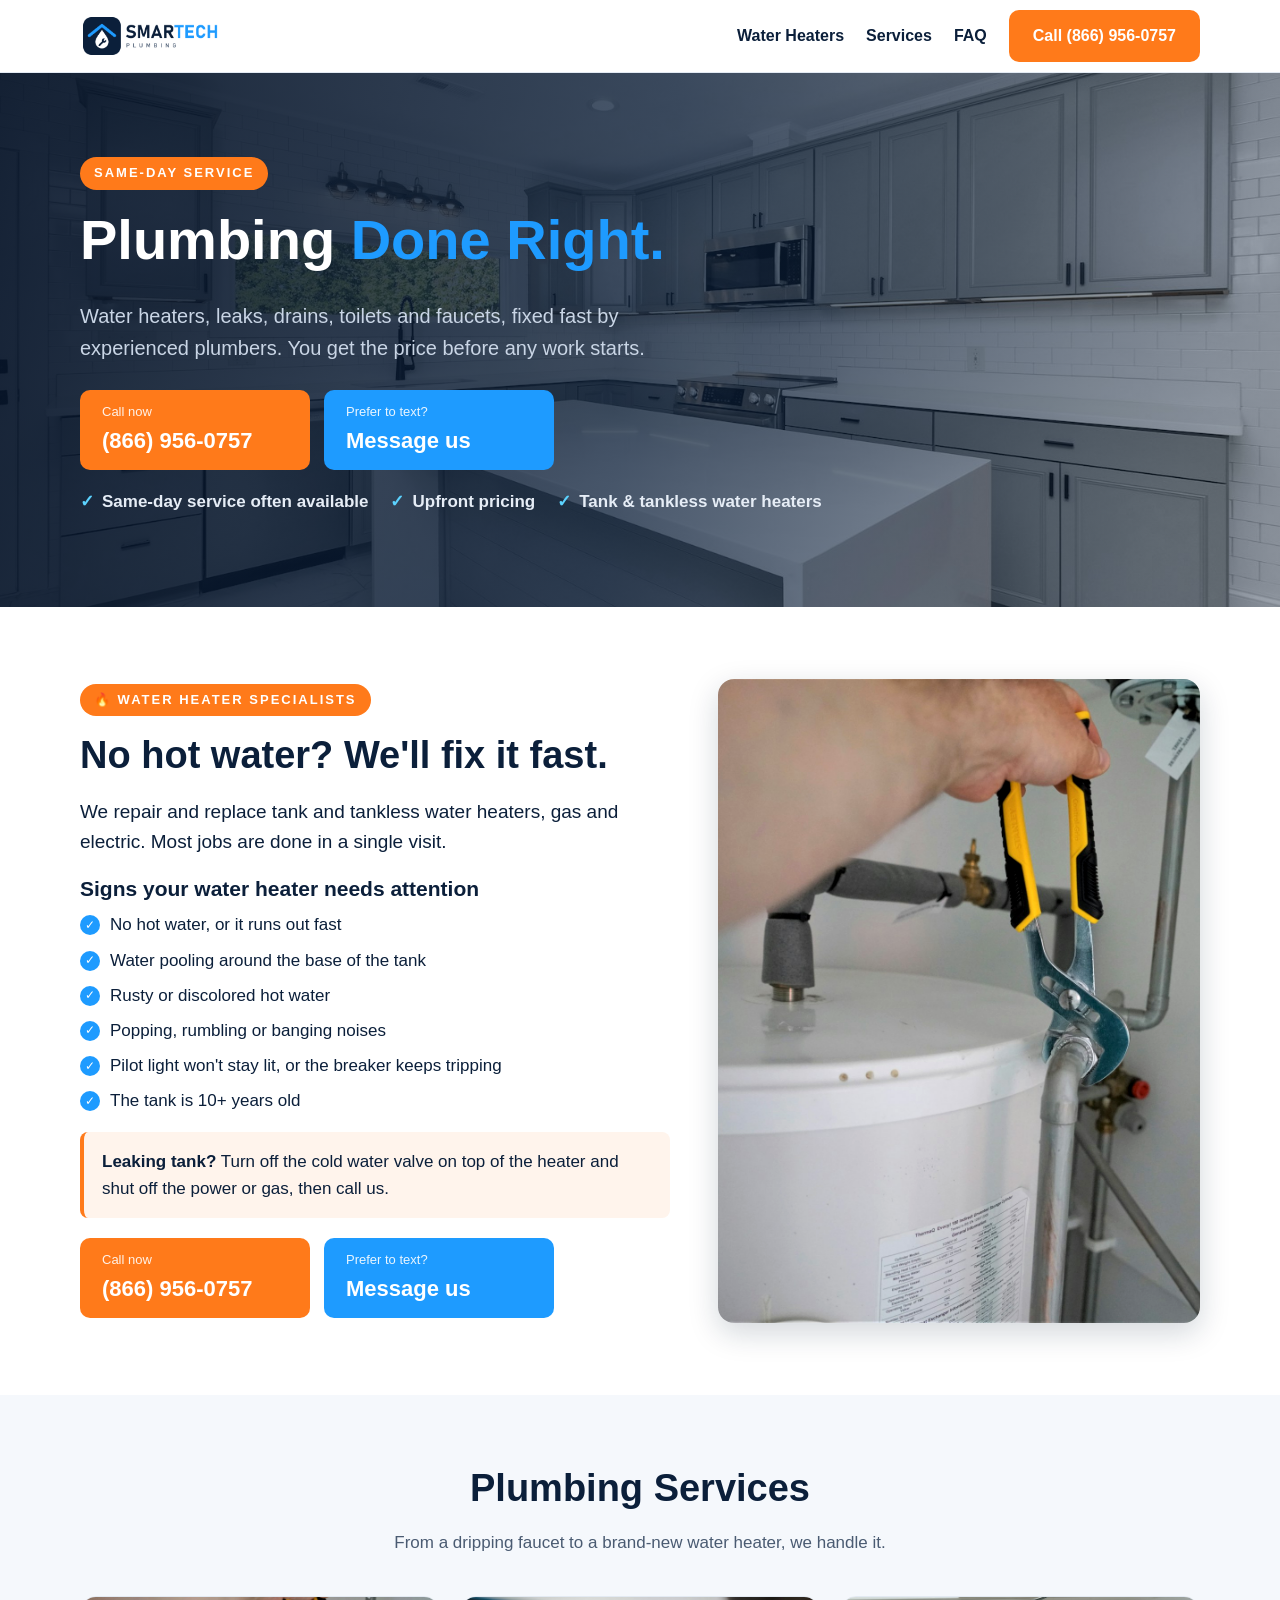
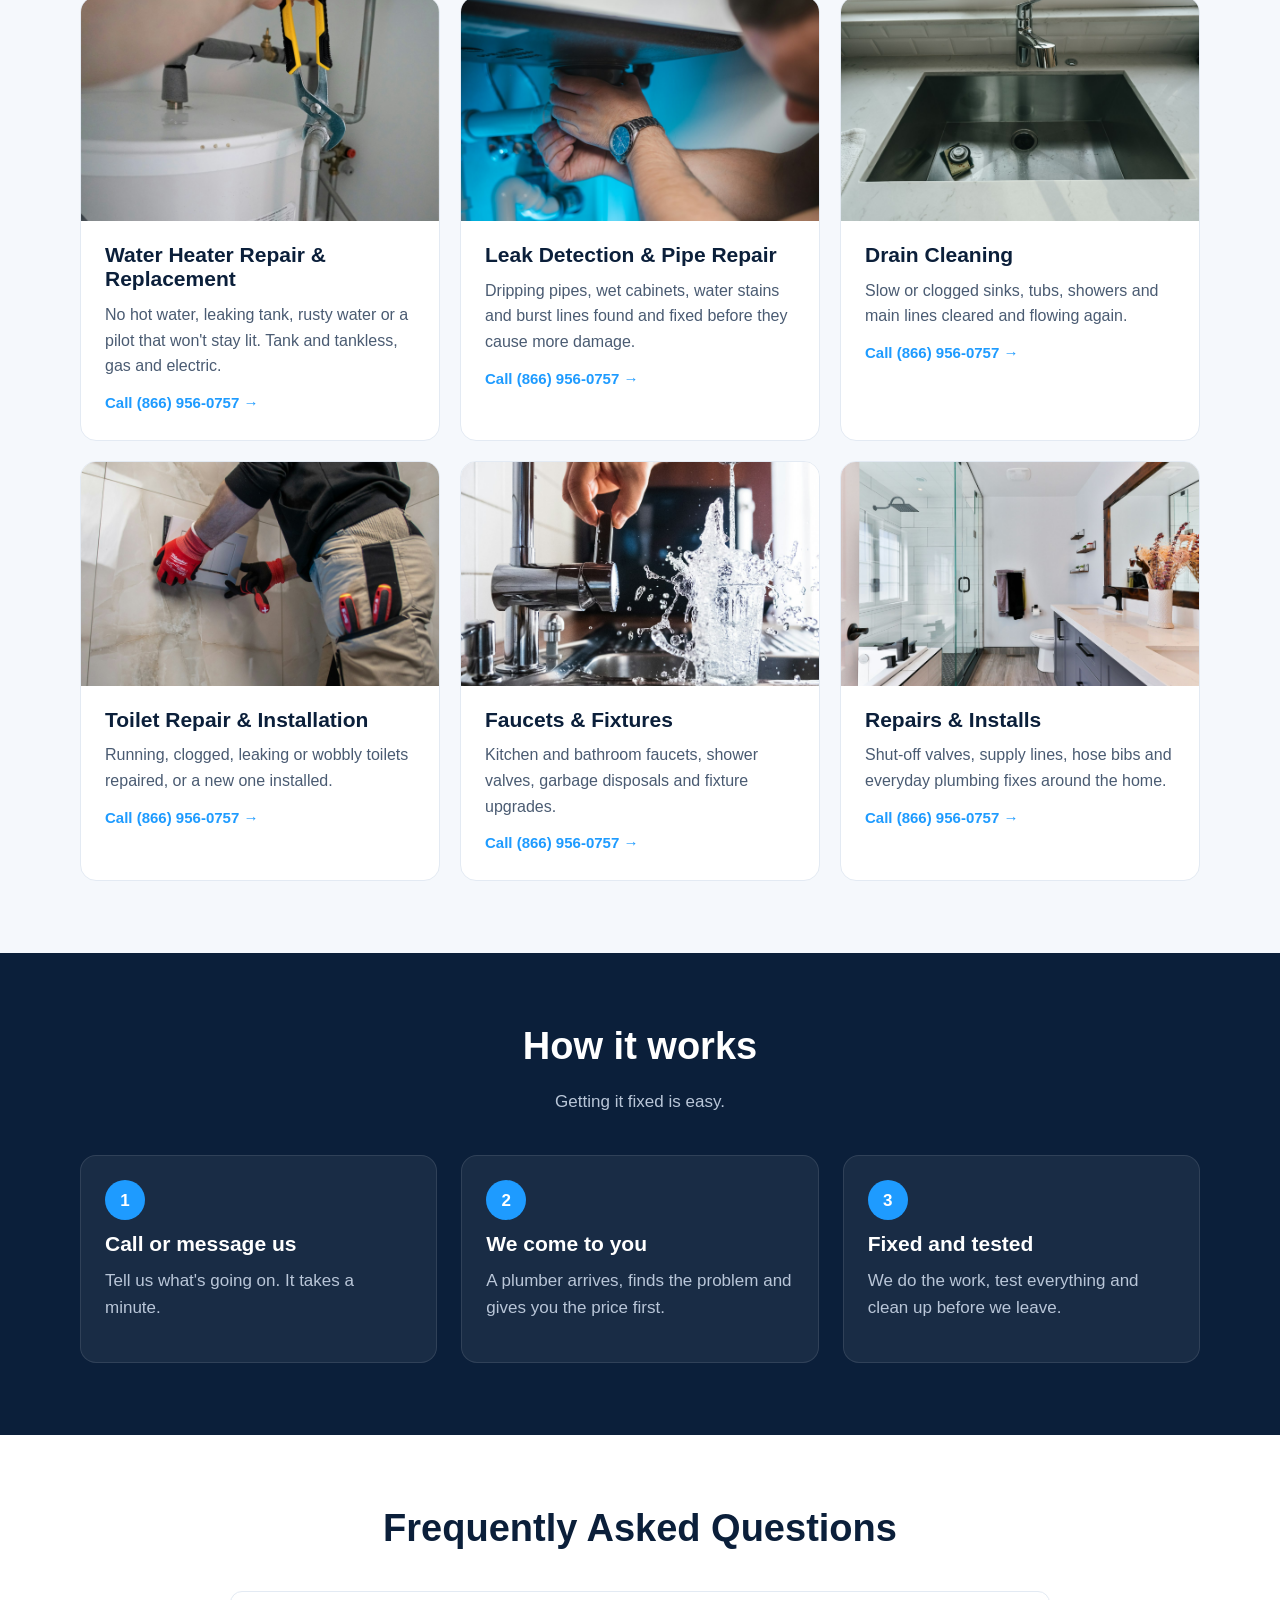
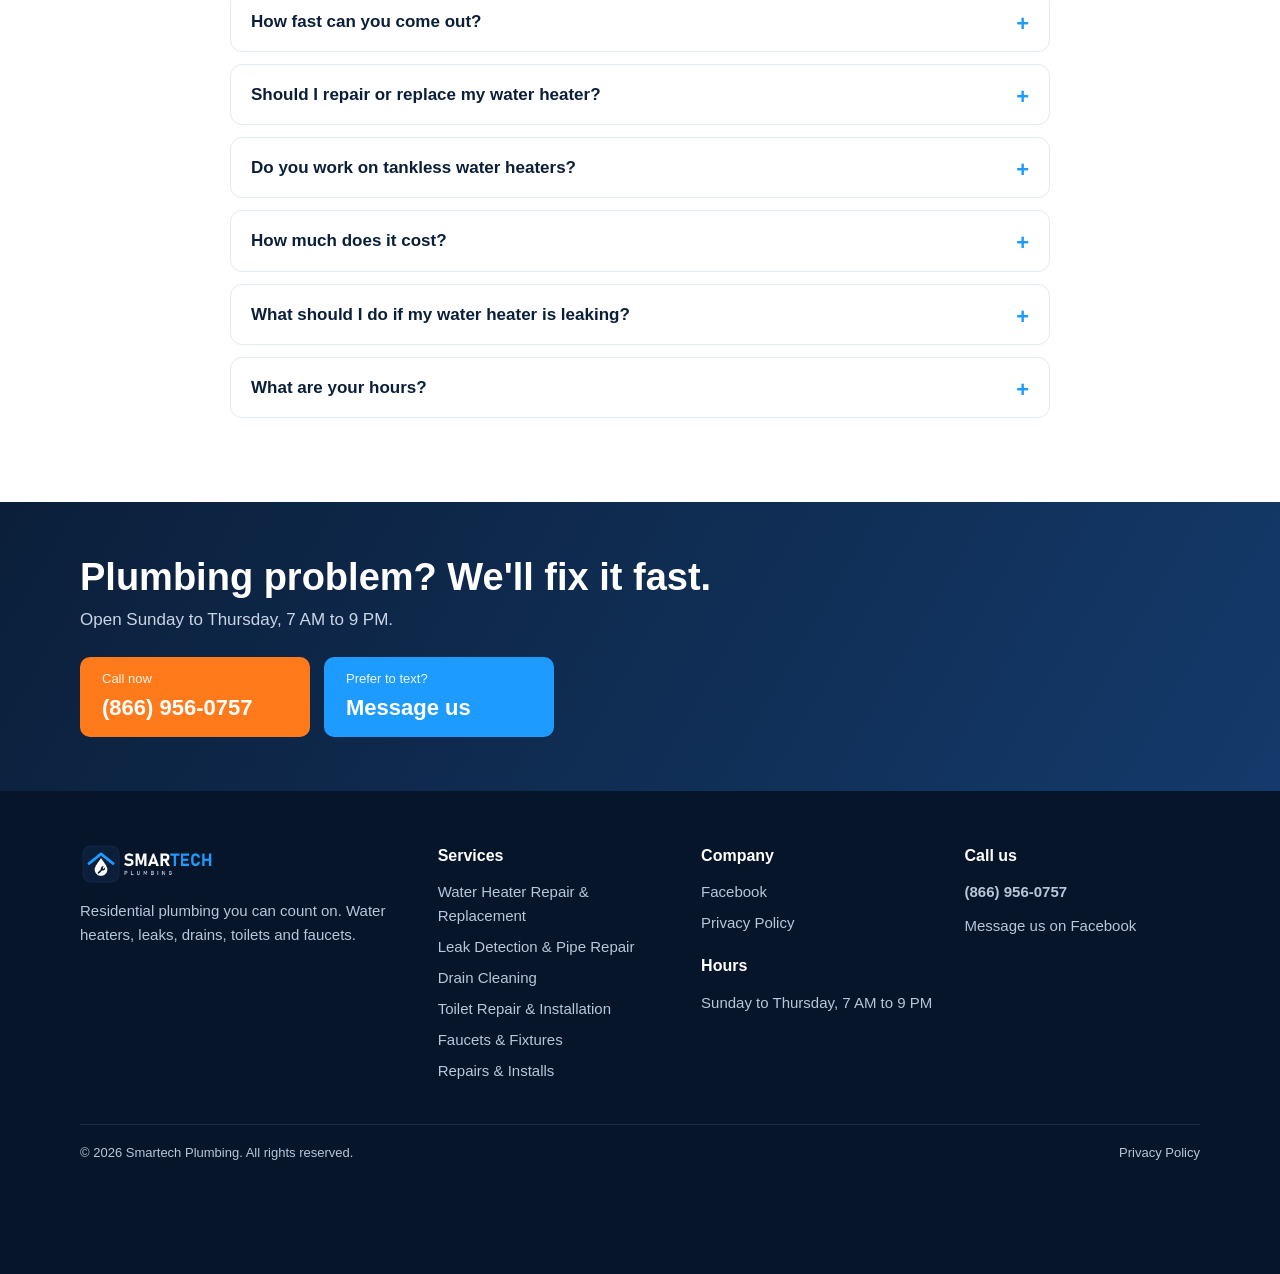
<file: index.html>
<!DOCTYPE html>
<html lang="en"><head>
<meta charset="utf-8"><meta name="viewport" content="width=device-width, initial-scale=1">
<title>Smartech Plumbing | Water Heater Repair &amp; Residential Plumbing</title><meta name="description" content="Water heater repair and replacement, leaks, drains, toilets and faucets. Same-day service often available. Upfront pricing. Call Smartech Plumbing.">
<link rel="canonical" href="https://yotamelimeleh01.github.io/smartech-plumbing/">
<meta property="og:type" content="website"><meta property="og:site_name" content="Smartech Plumbing">
<meta property="og:title" content="Smartech Plumbing | Water Heater Repair &amp; Residential Plumbing"><meta property="og:description" content="Water heater repair and replacement, leaks, drains, toilets and faucets. Same-day service often available. Upfront pricing. Call Smartech Plumbing.">
<meta property="og:url" content="https://yotamelimeleh01.github.io/smartech-plumbing/"><meta property="og:image" content="https://yotamelimeleh01.github.io/smartech-plumbing/assets/facebook-profile-1080.png">
<meta name="theme-color" content="#0B1F3A">
<link rel="icon" href="./assets/smartech-plumbing-icon.png"><link rel="apple-touch-icon" href="./assets/smartech-plumbing-icon.png">
<link rel="stylesheet" href="./assets/site.css"><script type="application/ld+json">{"@context": "https://schema.org", "@type": "Plumber", "name": "Smartech Plumbing", "url": "https://yotamelimeleh01.github.io/smartech-plumbing/", "logo": "https://yotamelimeleh01.github.io/smartech-plumbing/assets/smartech-plumbing-logo.png", "image": "https://yotamelimeleh01.github.io/smartech-plumbing/assets/img/water-heater-tech.jpg", "telephone": "+18669560757", "priceRange": "$$", "sameAs": ["https://www.facebook.com/profile.php?id=61597012678069"], "openingHoursSpecification": [{"@type": "OpeningHoursSpecification", "dayOfWeek": ["Sunday", "Monday", "Tuesday", "Wednesday", "Thursday"], "opens": "07:00", "closes": "21:00"}], "makesOffer": [{"@type": "Offer", "itemOffered": {"@type": "Service", "name": "Water Heater Repair & Replacement"}}, {"@type": "Offer", "itemOffered": {"@type": "Service", "name": "Leak Detection & Pipe Repair"}}, {"@type": "Offer", "itemOffered": {"@type": "Service", "name": "Drain Cleaning"}}, {"@type": "Offer", "itemOffered": {"@type": "Service", "name": "Toilet Repair & Installation"}}, {"@type": "Offer", "itemOffered": {"@type": "Service", "name": "Faucets & Fixtures"}}, {"@type": "Offer", "itemOffered": {"@type": "Service", "name": "Repairs & Installs"}}]}</script><script type="application/ld+json">{"@context": "https://schema.org", "@type": "FAQPage", "mainEntity": [{"@type": "Question", "name": "How fast can you come out?", "acceptedAnswer": {"@type": "Answer", "text": "Same-day service is often available. Call us and we'll give you the earliest time we have."}}, {"@type": "Question", "name": "Should I repair or replace my water heater?", "acceptedAnswer": {"@type": "Answer", "text": "If the tank is leaking from the body or is more than 10 to 12 years old, replacement is usually the better value. Many other problems, like a bad thermostat, element, igniter or valve, can be repaired. We'll walk you through both options and the price before any work starts."}}, {"@type": "Question", "name": "Do you work on tankless water heaters?", "acceptedAnswer": {"@type": "Answer", "text": "Yes. We service tank and tankless water heaters, both gas and electric."}}, {"@type": "Question", "name": "How much does it cost?", "acceptedAnswer": {"@type": "Answer", "text": "It depends on the problem and the parts needed. You'll get the price up front, before any work starts. No surprises."}}, {"@type": "Question", "name": "What should I do if my water heater is leaking?", "acceptedAnswer": {"@type": "Answer", "text": "Turn off the cold water supply valve on top of the tank and turn off the power (electric) or set the gas valve to \"off\" or \"pilot\". Then call us."}}, {"@type": "Question", "name": "What are your hours?", "acceptedAnswer": {"@type": "Answer", "text": "Sunday to Thursday, 7 AM to 9 PM."}}]}</script>
</head><body>
<header class="top"><div class="wrap">
<a class="logo" href="./" aria-label="Smartech Plumbing home"><img src="./assets/smartech-plumbing-logo.png" alt="Smartech Plumbing" width="226" height="70"></a>
<button class="menu-btn" aria-label="Menu" aria-expanded="false">&#9776;</button>
<nav class="nav"><a href="./#water-heaters">Water Heaters</a><a href="./#services">Services</a><a href="./#faq">FAQ</a>
<a class="btn" href="tel:+18669560757">Call (866) 956-0757</a></nav>
</div></header>
<main><section class="hero" style="background-image:url(assets/img/hero-kitchen.jpg)"><div class="wrap">
<span class="pill">SAME-DAY SERVICE</span>
<h1>Plumbing <span>Done Right.</span></h1>
<p class="lead">Water heaters, leaks, drains, toilets and faucets, fixed fast by experienced plumbers. You get the price before any work starts.</p>
<div class="calls"><a class="btn" href="tel:+18669560757"><small>Call now</small><b>(866) 956-0757</b></a><a class="btn blue" href="https://m.me/61597012678069" target="_blank" rel="noopener"><small>Prefer to text?</small><b>Message us</b></a></div>
<ul class="checks"><li>Same-day service often available</li><li>Upfront pricing</li><li>Tank &amp; tankless water heaters</li></ul>
</div></section>
<section id="water-heaters" style="scroll-margin-top:80px"><div class="wrap split">
<div><span class="pill">&#128293; WATER HEATER SPECIALISTS</span><h2>No hot water? We'll fix it fast.</h2>
<p class="lead" style="font-size:19px">We repair and replace tank and tankless water heaters, gas and electric. Most jobs are done in a single visit.</p>
<h3>Signs your water heater needs attention</h3><ul class="tick"><li>No hot water, or it runs out fast</li><li>Water pooling around the base of the tank</li><li>Rusty or discolored hot water</li><li>Popping, rumbling or banging noises</li><li>Pilot light won&#x27;t stay lit, or the breaker keeps tripping</li><li>The tank is 10+ years old</li></ul>
<div class="warn"><b>Leaking tank?</b> Turn off the cold water valve on top of the heater and shut off the power or gas, then call us.</div>
<div class="calls" style="margin:18px 0 0"><a class="btn" href="tel:+18669560757"><small>Call now</small><b>(866) 956-0757</b></a><a class="btn blue" href="https://m.me/61597012678069" target="_blank" rel="noopener"><small>Prefer to text?</small><b>Message us</b></a></div></div>
<div class="photo" style="aspect-ratio:3/4"><img src="assets/img/water-heater-tech.jpg" alt="Plumber servicing a water heater" loading="lazy"></div></div></section>
<section class="alt" id="services" style="scroll-margin-top:80px"><div class="wrap"><div class="section-head"><h2>Plumbing Services</h2>
<p class="muted">From a dripping faucet to a brand-new water heater, we handle it.</p></div><div class="cards"><div class="card" id="svc-water-heaters" style="padding:0;overflow:hidden;scroll-margin-top:90px"><img src="assets/img/water-heater-tech.jpg" alt="Water Heater Repair &amp; Replacement" loading="lazy" style="width:100%;aspect-ratio:16/10;object-fit:cover"><div style="padding:22px 24px 24px"><h3>Water Heater Repair & Replacement</h3><p>No hot water, leaking tank, rusty water or a pilot that won&#x27;t stay lit. Tank and tankless, gas and electric.</p><a class="more" href="tel:+18669560757" style="text-decoration:none">Call (866) 956-0757 &rarr;</a></div></div><div class="card" id="svc-leaks" style="padding:0;overflow:hidden;scroll-margin-top:90px"><img src="assets/img/under-sink-repair.jpg" alt="Leak Detection &amp; Pipe Repair" loading="lazy" style="width:100%;aspect-ratio:16/10;object-fit:cover"><div style="padding:22px 24px 24px"><h3>Leak Detection & Pipe Repair</h3><p>Dripping pipes, wet cabinets, water stains and burst lines found and fixed before they cause more damage.</p><a class="more" href="tel:+18669560757" style="text-decoration:none">Call (866) 956-0757 &rarr;</a></div></div><div class="card" id="svc-drains" style="padding:0;overflow:hidden;scroll-margin-top:90px"><img src="assets/img/kitchen-drain.jpg" alt="Drain Cleaning" loading="lazy" style="width:100%;aspect-ratio:16/10;object-fit:cover"><div style="padding:22px 24px 24px"><h3>Drain Cleaning</h3><p>Slow or clogged sinks, tubs, showers and main lines cleared and flowing again.</p><a class="more" href="tel:+18669560757" style="text-decoration:none">Call (866) 956-0757 &rarr;</a></div></div><div class="card" id="svc-toilets" style="padding:0;overflow:hidden;scroll-margin-top:90px"><img src="assets/img/toilet-repair.jpg" alt="Toilet Repair &amp; Installation" loading="lazy" style="width:100%;aspect-ratio:16/10;object-fit:cover"><div style="padding:22px 24px 24px"><h3>Toilet Repair & Installation</h3><p>Running, clogged, leaking or wobbly toilets repaired, or a new one installed.</p><a class="more" href="tel:+18669560757" style="text-decoration:none">Call (866) 956-0757 &rarr;</a></div></div><div class="card" id="svc-faucets" style="padding:0;overflow:hidden;scroll-margin-top:90px"><img src="assets/img/kitchen-faucet.jpg" alt="Faucets &amp; Fixtures" loading="lazy" style="width:100%;aspect-ratio:16/10;object-fit:cover"><div style="padding:22px 24px 24px"><h3>Faucets & Fixtures</h3><p>Kitchen and bathroom faucets, shower valves, garbage disposals and fixture upgrades.</p><a class="more" href="tel:+18669560757" style="text-decoration:none">Call (866) 956-0757 &rarr;</a></div></div><div class="card" id="svc-installs" style="padding:0;overflow:hidden;scroll-margin-top:90px"><img src="assets/img/bathroom.jpg" alt="Repairs &amp; Installs" loading="lazy" style="width:100%;aspect-ratio:16/10;object-fit:cover"><div style="padding:22px 24px 24px"><h3>Repairs & Installs</h3><p>Shut-off valves, supply lines, hose bibs and everyday plumbing fixes around the home.</p><a class="more" href="tel:+18669560757" style="text-decoration:none">Call (866) 956-0757 &rarr;</a></div></div></div></div></section>
<section class="dark"><div class="wrap"><div class="section-head"><h2>How it works</h2><p class="muted">Getting it fixed is easy.</p></div>
<div class="steps"><div class="step"><h3>Call or message us</h3><p class="muted">Tell us what's going on. It takes a minute.</p></div>
<div class="step"><h3>We come to you</h3><p class="muted">A plumber arrives, finds the problem and gives you the price first.</p></div>
<div class="step"><h3>Fixed and tested</h3><p class="muted">We do the work, test everything and clean up before we leave.</p></div></div></div></section>
<section id="faq" style="scroll-margin-top:80px"><div class="wrap"><div class="section-head"><h2>Frequently Asked Questions</h2></div><div class="faq"><details><summary>How fast can you come out?</summary><p>Same-day service is often available. Call us and we&#x27;ll give you the earliest time we have.</p></details><details><summary>Should I repair or replace my water heater?</summary><p>If the tank is leaking from the body or is more than 10 to 12 years old, replacement is usually the better value. Many other problems, like a bad thermostat, element, igniter or valve, can be repaired. We&#x27;ll walk you through both options and the price before any work starts.</p></details><details><summary>Do you work on tankless water heaters?</summary><p>Yes. We service tank and tankless water heaters, both gas and electric.</p></details><details><summary>How much does it cost?</summary><p>It depends on the problem and the parts needed. You&#x27;ll get the price up front, before any work starts. No surprises.</p></details><details><summary>What should I do if my water heater is leaking?</summary><p>Turn off the cold water supply valve on top of the tank and turn off the power (electric) or set the gas valve to &quot;off&quot; or &quot;pilot&quot;. Then call us.</p></details><details><summary>What are your hours?</summary><p>Sunday to Thursday, 7 AM to 9 PM.</p></details></div></div></section>
<div class="cta"><div class="wrap"><div><h2>Plumbing problem? We'll fix it fast.</h2>
<p class="muted" style="margin:6px 0 0;color:#C9D5E5">Open Sunday to Thursday, 7 AM to 9 PM.</p></div>
<div class="calls" style="margin:0"><a class="btn" href="tel:+18669560757"><small>Call now</small><b>(866) 956-0757</b></a><a class="btn blue" href="https://m.me/61597012678069" target="_blank" rel="noopener"><small>Prefer to text?</small><b>Message us</b></a></div></div></div></main>
<footer><div class="wrap"><div class="grid">
<div><a class="logo" href="./"><img src="./assets/smartech-plumbing-logo-white.png" alt="Smartech Plumbing"></a>
<p>Residential plumbing you can count on. Water heaters, leaks, drains, toilets and faucets.</p></div>
<div><h4>Services</h4><ul><li><a href="./#svc-water-heaters">Water Heater Repair & Replacement</a></li><li><a href="./#svc-leaks">Leak Detection & Pipe Repair</a></li><li><a href="./#svc-drains">Drain Cleaning</a></li><li><a href="./#svc-toilets">Toilet Repair & Installation</a></li><li><a href="./#svc-faucets">Faucets & Fixtures</a></li><li><a href="./#svc-installs">Repairs & Installs</a></li></ul></div>
<div><h4>Company</h4><ul><li><a href="https://www.facebook.com/profile.php?id=61597012678069" target="_blank" rel="noopener">Facebook</a></li><li><a href="./privacy.html">Privacy Policy</a></li></ul>
<h4 style="margin-top:18px">Hours</h4><p>Sunday to Thursday, 7 AM to 9 PM</p></div>
<div><h4>Call us</h4><ul><li><a href="tel:+18669560757"><b>(866) 956-0757</b></a></li>
<li style="margin-top:10px"><a href="https://m.me/61597012678069" target="_blank" rel="noopener">Message us on Facebook</a></li></ul></div>
</div><div class="bottom"><span>&copy; 2026 Smartech Plumbing. All rights reserved.</span><span><a href="./privacy.html">Privacy Policy</a></span></div></div></footer>
<div class="callbar"><a href="tel:+18669560757"><small>Call now</small>(866) 956-0757</a>
<a class="blue" href="https://m.me/61597012678069" target="_blank" rel="noopener"><small>Prefer to text?</small>Message us</a></div>
<script src="./assets/site.js" defer></script>
</body></html>
</file>
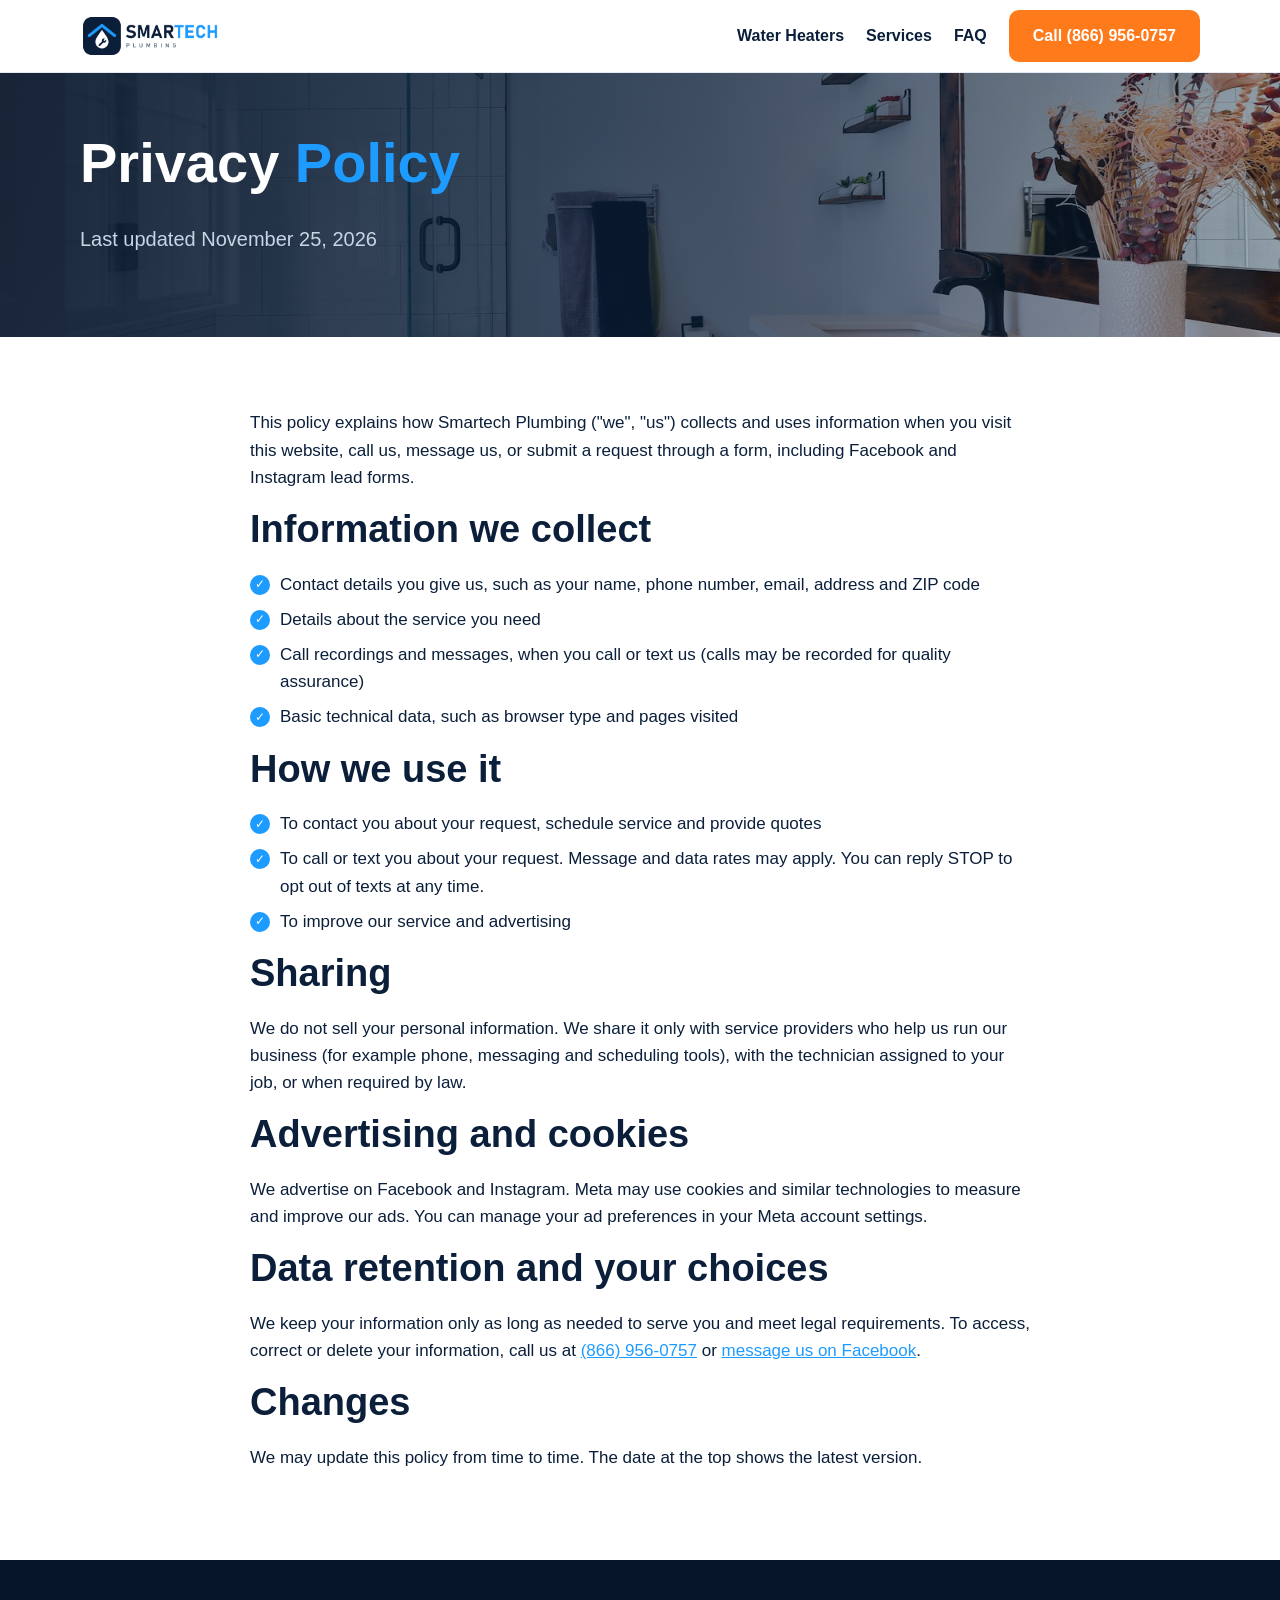
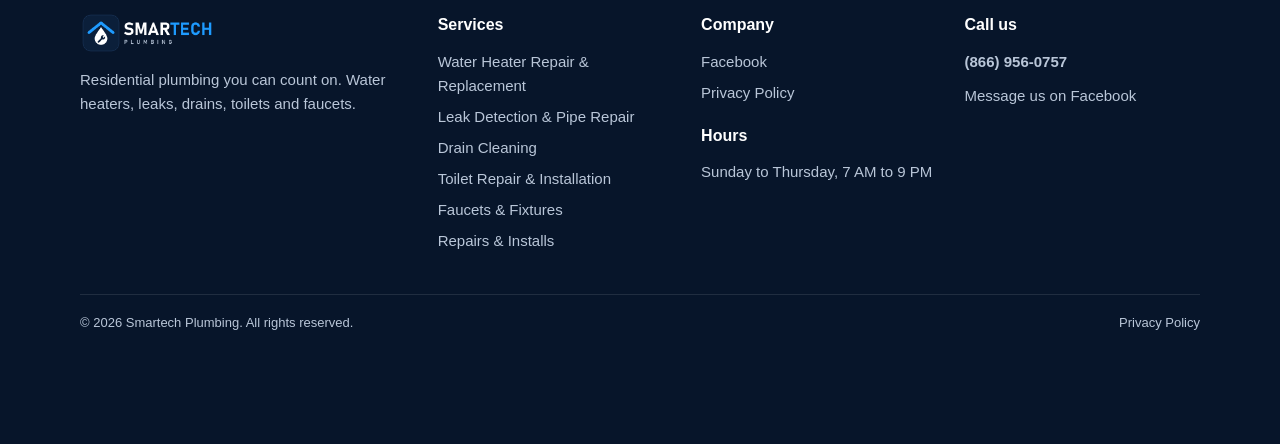
<file: privacy.html>
<!DOCTYPE html>
<html lang="en"><head>
<meta charset="utf-8"><meta name="viewport" content="width=device-width, initial-scale=1">
<title>Privacy Policy | Smartech Plumbing</title><meta name="description" content="How Smartech Plumbing collects, uses and protects your information.">
<link rel="canonical" href="https://yotamelimeleh01.github.io/smartech-plumbing/privacy.html">
<meta property="og:type" content="website"><meta property="og:site_name" content="Smartech Plumbing">
<meta property="og:title" content="Privacy Policy | Smartech Plumbing"><meta property="og:description" content="How Smartech Plumbing collects, uses and protects your information.">
<meta property="og:url" content="https://yotamelimeleh01.github.io/smartech-plumbing/privacy.html"><meta property="og:image" content="https://yotamelimeleh01.github.io/smartech-plumbing/assets/facebook-profile-1080.png">
<meta name="theme-color" content="#0B1F3A">
<link rel="icon" href="./assets/smartech-plumbing-icon.png"><link rel="apple-touch-icon" href="./assets/smartech-plumbing-icon.png">
<link rel="stylesheet" href="./assets/site.css"><script type="application/ld+json">{"@context": "https://schema.org", "@type": "Plumber", "name": "Smartech Plumbing", "url": "https://yotamelimeleh01.github.io/smartech-plumbing/", "logo": "https://yotamelimeleh01.github.io/smartech-plumbing/assets/smartech-plumbing-logo.png", "image": "https://yotamelimeleh01.github.io/smartech-plumbing/assets/img/water-heater-tech.jpg", "telephone": "+18669560757", "priceRange": "$$", "sameAs": ["https://www.facebook.com/profile.php?id=61597012678069"], "openingHoursSpecification": [{"@type": "OpeningHoursSpecification", "dayOfWeek": ["Sunday", "Monday", "Tuesday", "Wednesday", "Thursday"], "opens": "07:00", "closes": "21:00"}], "makesOffer": [{"@type": "Offer", "itemOffered": {"@type": "Service", "name": "Water Heater Repair & Replacement"}}, {"@type": "Offer", "itemOffered": {"@type": "Service", "name": "Leak Detection & Pipe Repair"}}, {"@type": "Offer", "itemOffered": {"@type": "Service", "name": "Drain Cleaning"}}, {"@type": "Offer", "itemOffered": {"@type": "Service", "name": "Toilet Repair & Installation"}}, {"@type": "Offer", "itemOffered": {"@type": "Service", "name": "Faucets & Fixtures"}}, {"@type": "Offer", "itemOffered": {"@type": "Service", "name": "Repairs & Installs"}}]}</script>
</head><body>
<header class="top"><div class="wrap">
<a class="logo" href="./" aria-label="Smartech Plumbing home"><img src="./assets/smartech-plumbing-logo.png" alt="Smartech Plumbing" width="226" height="70"></a>
<button class="menu-btn" aria-label="Menu" aria-expanded="false">&#9776;</button>
<nav class="nav"><a href="./#water-heaters">Water Heaters</a><a href="./#services">Services</a><a href="./#faq">FAQ</a>
<a class="btn" href="tel:+18669560757">Call (866) 956-0757</a></nav>
</div></header>
<main><section class="hero page-hero" style="background-image:url(assets/img/bathroom.jpg)"><div class="wrap"><h1>Privacy <span>Policy</span></h1>
<p class="lead">Last updated November 25, 2026</p></div></section>
<section><div class="wrap" style="max-width:820px">
<p>This policy explains how Smartech Plumbing ("we", "us") collects and uses information when you visit this website, call us, message us, or submit a request through a form, including Facebook and Instagram lead forms.</p>
<h2>Information we collect</h2>
<ul class="tick"><li>Contact details you give us, such as your name, phone number, email, address and ZIP code</li>
<li>Details about the service you need</li><li>Call recordings and messages, when you call or text us (calls may be recorded for quality assurance)</li>
<li>Basic technical data, such as browser type and pages visited</li></ul>
<h2>How we use it</h2>
<ul class="tick"><li>To contact you about your request, schedule service and provide quotes</li>
<li>To call or text you about your request. Message and data rates may apply. You can reply STOP to opt out of texts at any time.</li>
<li>To improve our service and advertising</li></ul>
<h2>Sharing</h2>
<p>We do not sell your personal information. We share it only with service providers who help us run our business (for example phone, messaging and scheduling tools), with the technician assigned to your job, or when required by law.</p>
<h2>Advertising and cookies</h2>
<p>We advertise on Facebook and Instagram. Meta may use cookies and similar technologies to measure and improve our ads. You can manage your ad preferences in your Meta account settings.</p>
<h2>Data retention and your choices</h2>
<p>We keep your information only as long as needed to serve you and meet legal requirements. To access, correct or delete your information, call us at <a href="tel:+18669560757">(866) 956-0757</a> or <a href="https://m.me/61597012678069">message us on Facebook</a>.</p>
<h2>Changes</h2><p>We may update this policy from time to time. The date at the top shows the latest version.</p>
</div></section></main>
<footer><div class="wrap"><div class="grid">
<div><a class="logo" href="./"><img src="./assets/smartech-plumbing-logo-white.png" alt="Smartech Plumbing"></a>
<p>Residential plumbing you can count on. Water heaters, leaks, drains, toilets and faucets.</p></div>
<div><h4>Services</h4><ul><li><a href="./#svc-water-heaters">Water Heater Repair & Replacement</a></li><li><a href="./#svc-leaks">Leak Detection & Pipe Repair</a></li><li><a href="./#svc-drains">Drain Cleaning</a></li><li><a href="./#svc-toilets">Toilet Repair & Installation</a></li><li><a href="./#svc-faucets">Faucets & Fixtures</a></li><li><a href="./#svc-installs">Repairs & Installs</a></li></ul></div>
<div><h4>Company</h4><ul><li><a href="https://www.facebook.com/profile.php?id=61597012678069" target="_blank" rel="noopener">Facebook</a></li><li><a href="./privacy.html">Privacy Policy</a></li></ul>
<h4 style="margin-top:18px">Hours</h4><p>Sunday to Thursday, 7 AM to 9 PM</p></div>
<div><h4>Call us</h4><ul><li><a href="tel:+18669560757"><b>(866) 956-0757</b></a></li>
<li style="margin-top:10px"><a href="https://m.me/61597012678069" target="_blank" rel="noopener">Message us on Facebook</a></li></ul></div>
</div><div class="bottom"><span>&copy; 2026 Smartech Plumbing. All rights reserved.</span><span><a href="./privacy.html">Privacy Policy</a></span></div></div></footer>
<div class="callbar"><a href="tel:+18669560757"><small>Call now</small>(866) 956-0757</a>
<a class="blue" href="https://m.me/61597012678069" target="_blank" rel="noopener"><small>Prefer to text?</small>Message us</a></div>
<script src="./assets/site.js" defer></script>
</body></html>
</file>
<file: assets/site.css>
:root{--navy:#0B1F3A;--navy2:#07152A;--blue:#1E9BFF;--cyan:#5CD3FF;--orange:#FF7A1A;--slate:#4A5B72;--line:#E3EAF3;--bg:#F5F8FC}
*{box-sizing:border-box}
html{scroll-behavior:smooth}
body{margin:0;font-family:Bahnschrift,"Segoe UI",Roboto,Arial,sans-serif;color:var(--navy);background:#fff;line-height:1.6;font-size:17px}
img{max-width:100%;display:block}
a{color:var(--blue)}
h1,h2,h3{line-height:1.15;margin:0 0 .5em}
h1{font-size:clamp(32px,5.4vw,56px)}
h2{font-size:clamp(26px,3.6vw,38px)}
h3{font-size:21px}
p{margin:0 0 1em}
.wrap{max-width:1160px;margin:0 auto;padding:0 20px}
.muted{color:var(--slate)}

/* header */
.top{position:sticky;top:0;z-index:50;background:#fff;border-bottom:1px solid var(--line)}
.top .wrap{display:flex;align-items:center;justify-content:space-between;height:72px;gap:16px}
.top .logo img{height:44px;width:auto}
.nav{display:flex;align-items:center;gap:22px}
.nav a{color:var(--navy);text-decoration:none;font-weight:600;font-size:16px}
.nav a:hover{color:var(--blue)}
.nav .btn{color:#fff}
.menu-btn{display:none;background:none;border:0;font-size:28px;color:var(--navy);cursor:pointer}

/* buttons */
.btn{display:inline-block;background:var(--orange);color:#fff;text-decoration:none;font-weight:700;padding:13px 24px;border-radius:10px;border:0;cursor:pointer;font-size:17px;font-family:inherit;transition:transform .1s,filter .1s}
.btn:hover{filter:brightness(1.07);transform:translateY(-1px)}
.btn.blue{background:var(--blue)}
.btn.ghost{background:transparent;border:2px solid #fff}
.btn small{display:block;font-weight:500;font-size:13px;opacity:.9}

/* hero */
.hero{position:relative;color:#fff;background:var(--navy) center/cover no-repeat;padding:84px 0 92px}
.hero:before{content:"";position:absolute;inset:0;background:linear-gradient(100deg,rgba(7,21,42,.92) 0%,rgba(11,31,58,.74) 50%,rgba(11,31,58,.35) 100%)}
.hero .wrap{position:relative}
.hero h1 span{color:var(--blue)}
.hero .lead{font-size:20px;color:#C9D5E5;max-width:640px}
.pill{display:inline-block;background:var(--orange);color:#fff;font-weight:700;letter-spacing:2px;font-size:13px;padding:6px 14px;border-radius:30px;margin-bottom:18px}
.pill.blue{background:var(--blue)}
.calls{display:flex;flex-wrap:wrap;gap:14px;margin:26px 0 18px}
.calls .btn{min-width:230px;text-align:left;padding:12px 22px}
.calls .btn b{font-size:22px}
.checks{display:flex;flex-wrap:wrap;gap:8px 22px;list-style:none;padding:0;margin:8px 0 0;color:#E6EDF6;font-weight:600}
.checks li:before{content:"\2713";color:var(--cyan);margin-right:8px}
.page-hero{padding:58px 0 62px}

/* sections */
section{padding:72px 0}
.alt{background:var(--bg)}
.dark{background:var(--navy);color:#fff}
.dark .muted{color:#B9C6D8}
.center{text-align:center}
.section-head{max-width:720px;margin:0 auto 40px;text-align:center}

/* offers */
.offers{display:grid;grid-template-columns:repeat(3,1fr);gap:20px}
.offer{background:#fff;border:1px solid var(--line);border-radius:16px;padding:28px 24px;text-align:center;box-shadow:0 6px 20px rgba(11,31,58,.06)}
.offer .big{font-size:56px;font-weight:700;color:var(--orange);line-height:1}
.offer h3{margin-top:10px}

/* cards */
.cards{display:grid;grid-template-columns:repeat(3,1fr);gap:20px}
.card{background:#fff;border:1px solid var(--line);border-radius:16px;padding:26px;text-decoration:none;color:var(--navy);transition:box-shadow .15s,transform .15s;display:block}
.card:hover{box-shadow:0 10px 28px rgba(11,31,58,.12);transform:translateY(-2px)}
.card .ic{width:48px;height:48px;border-radius:12px;background:var(--navy);color:var(--cyan);display:flex;align-items:center;justify-content:center;font-size:24px;margin-bottom:14px}
.card p{color:var(--slate);margin:0 0 10px;font-size:16px}
.card .more{color:var(--blue);font-weight:700;font-size:15px}

/* split */
.split{display:grid;grid-template-columns:1.1fr .9fr;gap:48px;align-items:center}
.photo{border-radius:16px;overflow:hidden;position:relative;box-shadow:0 10px 30px rgba(11,31,58,.18)}
.photo img{width:100%;height:100%;object-fit:cover;filter:saturate(1.05) contrast(1.05)}
.photo .badge{position:absolute;left:14px;bottom:14px;background:rgba(11,31,58,.88);color:#fff;padding:8px 14px;border-radius:10px;font-weight:700;font-size:14px;display:flex;align-items:center;gap:8px}
.photo .badge img{width:22px;height:22px;border-radius:5px}
.hero-split{grid-template-columns:1.15fr .85fr}
.stick{position:sticky;top:90px}
.gallery{display:grid;grid-template-columns:repeat(3,1fr);gap:16px}
.gallery .photo{aspect-ratio:4/3}

/* steps */
.steps{display:grid;grid-template-columns:repeat(3,1fr);gap:24px;counter-reset:s}
.step{counter-increment:s;padding:24px;border-radius:16px;background:rgba(255,255,255,.06);border:1px solid rgba(255,255,255,.1)}
.step:before{content:counter(s);display:flex;width:40px;height:40px;border-radius:50%;background:var(--blue);color:#fff;font-weight:700;align-items:center;justify-content:center;margin-bottom:12px}

/* lists */
.tick{list-style:none;padding:0;margin:0 0 1em}
.tick li{padding-left:30px;position:relative;margin-bottom:8px}
.tick li:before{content:"\2713";position:absolute;left:0;color:#fff;background:var(--blue);width:20px;height:20px;border-radius:50%;font-size:12px;display:flex;align-items:center;justify-content:center;top:4px}
.warn{background:#FFF4EC;border-left:4px solid var(--orange);padding:16px 18px;border-radius:8px;margin:0 0 1.2em}
.cities{columns:3;list-style:none;padding:0;margin:0}
.cities li{padding:4px 0;break-inside:avoid}
.cities li:before{content:"\25CF";color:var(--blue);font-size:10px;margin-right:10px;vertical-align:middle}

/* areas */
.areas{display:grid;grid-template-columns:1fr 1fr;gap:20px}
.area{background:#fff;border:1px solid var(--line);border-radius:16px;padding:28px}
.area .tel{font-size:26px;font-weight:700;color:var(--orange);text-decoration:none}

/* faq */
.faq{max-width:820px;margin:0 auto}
.faq details{background:#fff;border:1px solid var(--line);border-radius:12px;padding:16px 20px;margin-bottom:12px}
.faq summary{font-weight:700;cursor:pointer;list-style:none;position:relative;padding-right:28px}
.faq summary::-webkit-details-marker{display:none}
.faq summary:after{content:"+";position:absolute;right:0;top:-2px;font-size:22px;color:var(--blue)}
.faq details[open] summary:after{content:"\2212"}
.faq details p{margin:12px 0 0;color:var(--slate)}

/* form */
.quote-box{background:#fff;color:var(--navy);border-radius:18px;padding:28px;box-shadow:0 20px 50px rgba(0,0,0,.25)}
.quote-box h3{font-size:24px;margin-bottom:4px}
form.quote{display:grid;gap:12px;margin-top:14px}
form.quote .row{display:grid;grid-template-columns:1fr 1fr;gap:12px}
form.quote label{font-size:14px;font-weight:600;color:var(--slate);display:grid;gap:4px}
form.quote input,form.quote select,form.quote textarea{font:inherit;font-size:16px;padding:12px 14px;border:1px solid #C9D3DF;border-radius:10px;width:100%;background:#fff;color:var(--navy)}
form.quote input:focus,form.quote select:focus,form.quote textarea:focus{outline:2px solid var(--blue);border-color:var(--blue)}
form.quote .btn{width:100%;font-size:18px;padding:15px}
form.quote .hp{position:absolute;left:-9999px;width:1px;height:1px;overflow:hidden}
.fine{font-size:12.5px;color:var(--slate);margin:0}

/* cta band */
.cta{background:linear-gradient(120deg,var(--navy) 0%,#143A6B 100%);color:#fff;padding:54px 0}
.cta .wrap{display:flex;align-items:center;justify-content:space-between;gap:24px;flex-wrap:wrap}
.cta h2{margin:0}

/* footer */
footer{background:var(--navy2);color:#B9C6D8;padding:52px 0 110px;font-size:15px}
footer .grid{display:grid;grid-template-columns:1.4fr 1fr 1fr 1fr;gap:28px}
footer h4{color:#fff;margin:0 0 12px;font-size:16px}
footer a{color:#B9C6D8;text-decoration:none}
footer a:hover{color:#fff}
footer ul{list-style:none;padding:0;margin:0}
footer li{margin-bottom:7px}
footer .logo img{height:42px;margin-bottom:14px}
footer .bottom{border-top:1px solid rgba(255,255,255,.1);margin-top:34px;padding-top:18px;display:flex;justify-content:space-between;flex-wrap:wrap;gap:10px;font-size:13px}

/* mobile call bar */
.callbar{display:none;position:fixed;left:0;right:0;bottom:0;z-index:60;background:var(--navy2);padding:8px;gap:8px;box-shadow:0 -6px 20px rgba(0,0,0,.25)}
.callbar a{flex:1;text-align:center;background:var(--orange);color:#fff;text-decoration:none;font-weight:700;border-radius:10px;padding:9px 4px;font-size:15px;line-height:1.2}
.callbar a.blue{background:var(--blue)}
.callbar a small{display:block;font-weight:500;font-size:11.5px;opacity:.9}
.breadcrumb{font-size:14px;color:#B9C6D8;margin-bottom:14px}
.breadcrumb a{color:#B9C6D8;text-decoration:none}

@media (max-width:960px){
  .offers,.cards,.steps,.gallery{grid-template-columns:1fr 1fr}
  .split,.hero-split{grid-template-columns:1fr}
  .stick{position:static}
  footer .grid{grid-template-columns:1fr 1fr}
  .cities{columns:2}
}
@media (max-width:760px){
  body{font-size:16px}
  section{padding:54px 0}
  .menu-btn{display:block}
  .nav{display:none;position:absolute;top:72px;left:0;right:0;background:#fff;flex-direction:column;align-items:stretch;padding:12px 20px 20px;gap:4px;border-bottom:1px solid var(--line);box-shadow:0 12px 24px rgba(11,31,58,.1)}
  .nav.open{display:flex}
  .nav a{padding:10px 0;border-bottom:1px solid var(--line)}
  .nav .btn{text-align:center;margin-top:8px;border:0}
  .offers,.cards,.steps,.gallery,.areas{grid-template-columns:1fr}
  .hero{padding:52px 0 60px}
  .calls .btn{min-width:0;flex:1}
  form.quote .row{grid-template-columns:1fr}
  .callbar{display:flex}
  .cities{columns:2}
  footer .grid{grid-template-columns:1fr}
}
@media (max-width:760px){.calls .btn b{font-size:18px;white-space:nowrap}.calls .btn{padding:11px 14px}}
</file>
